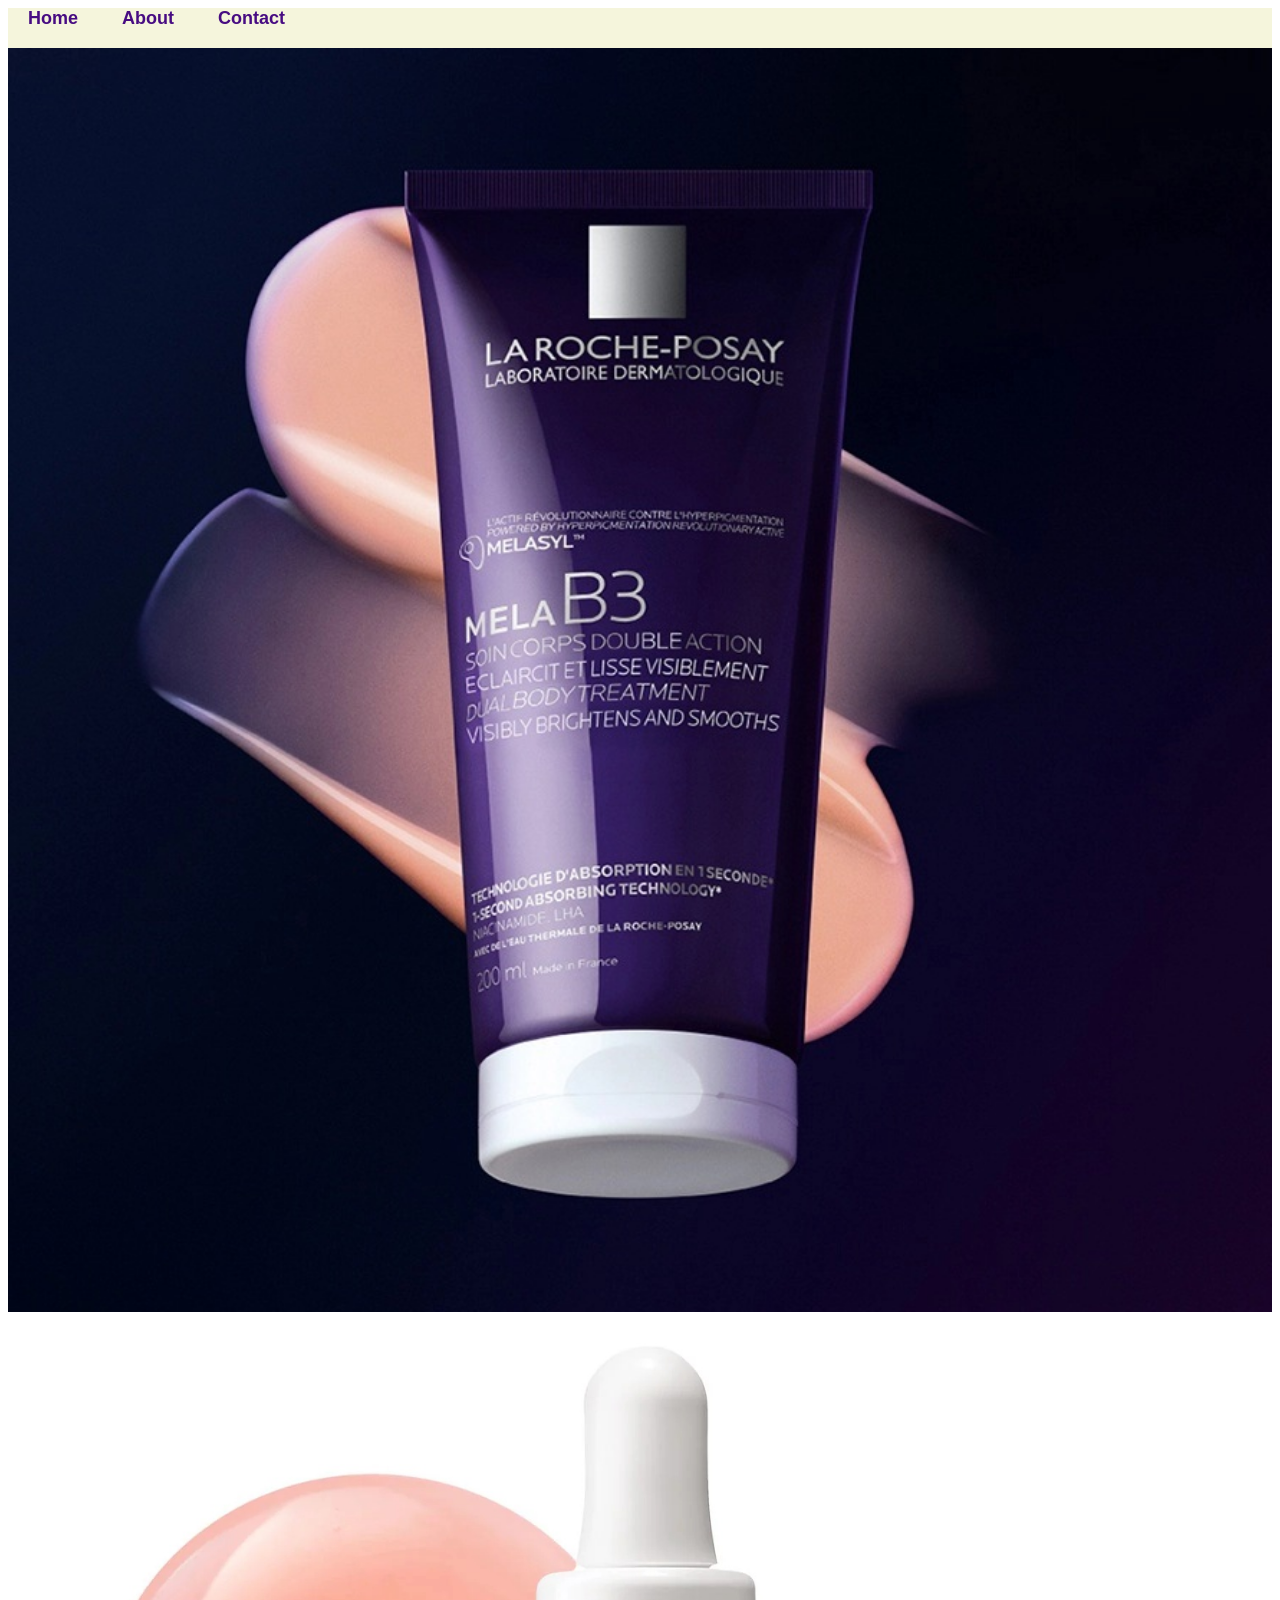
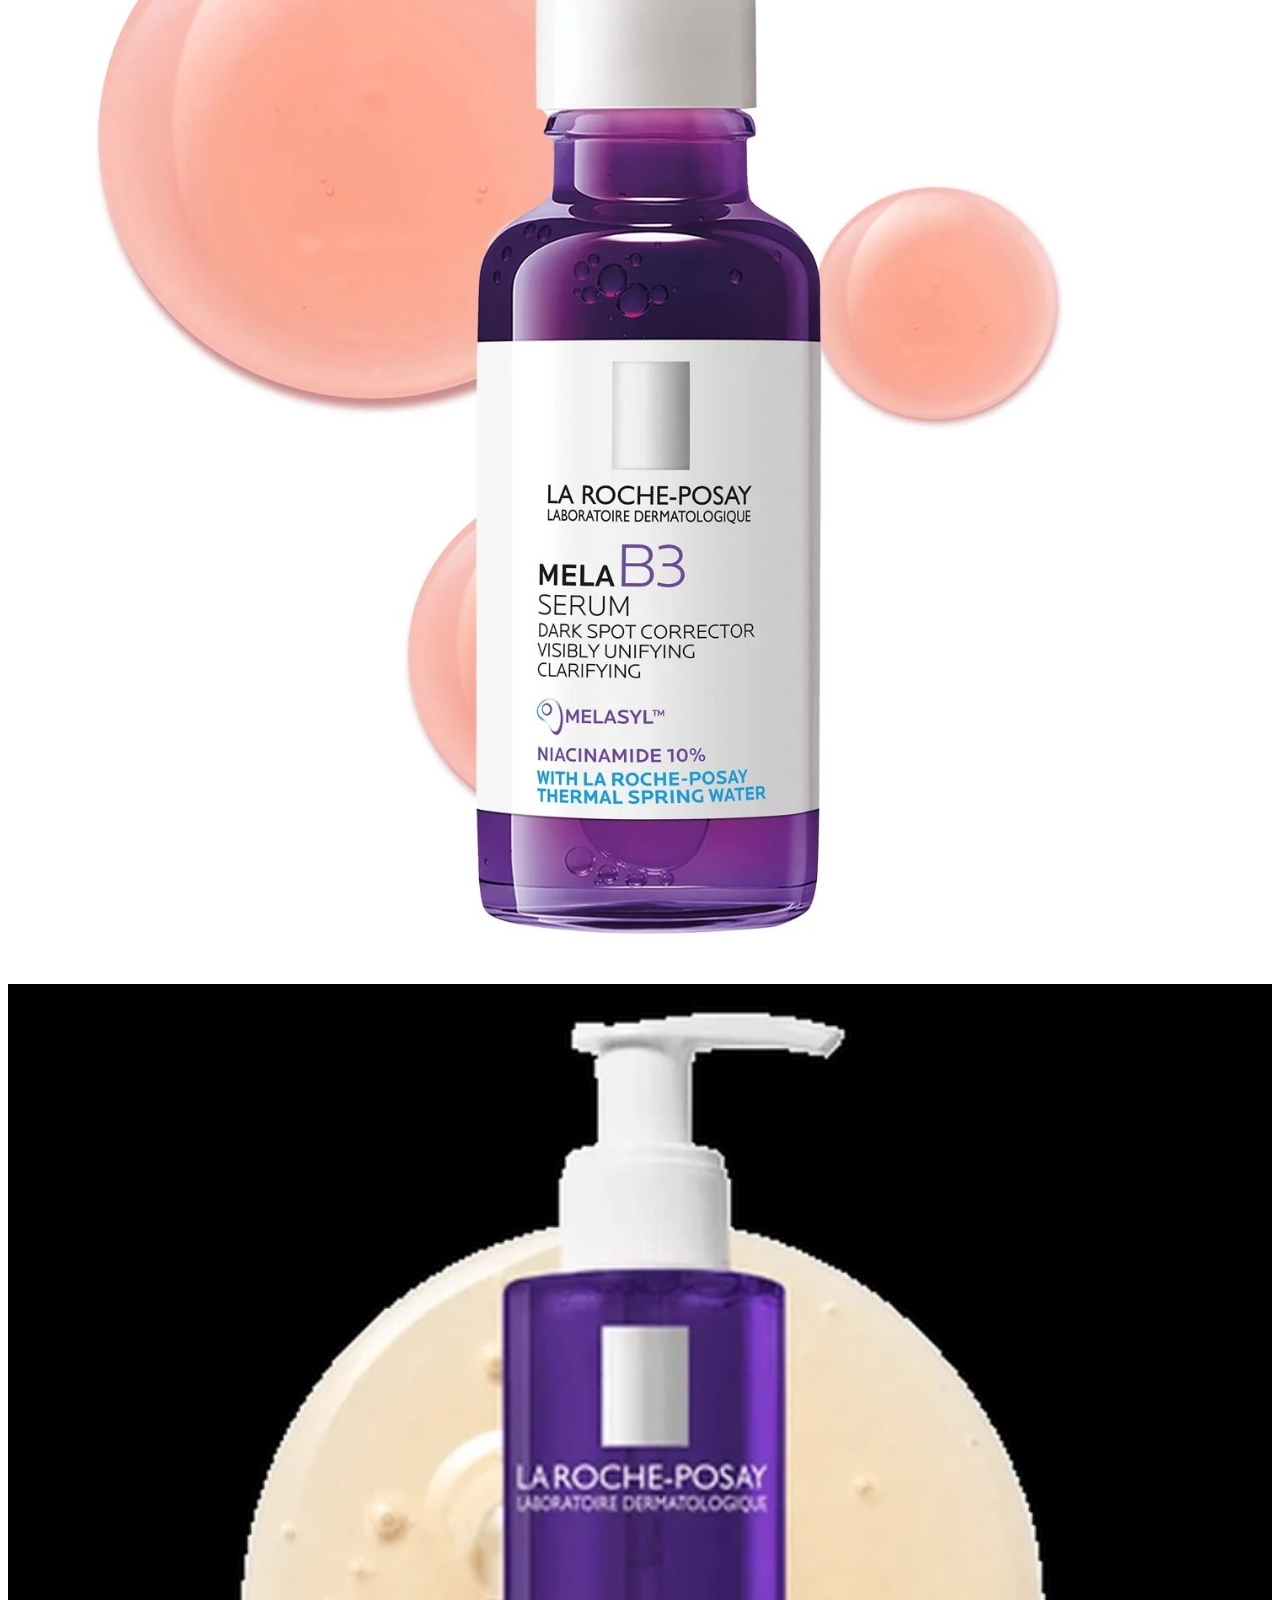
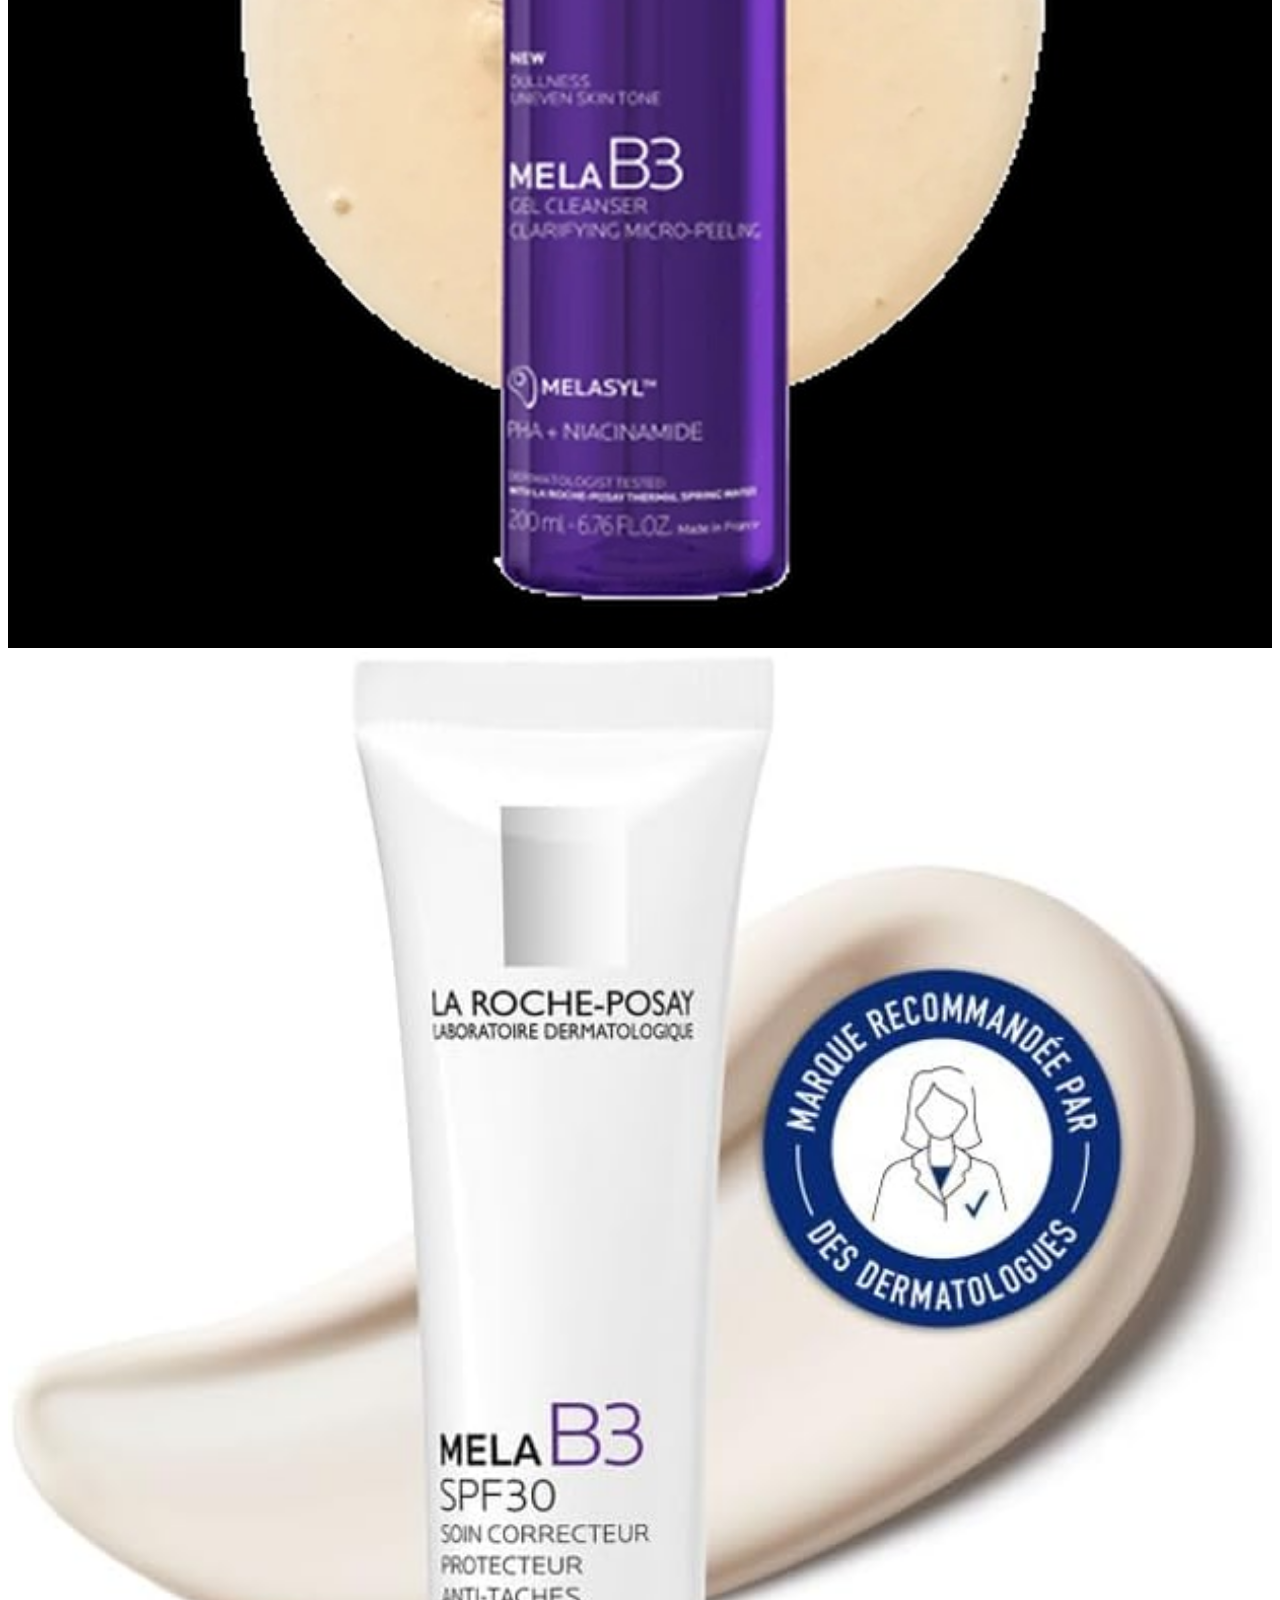
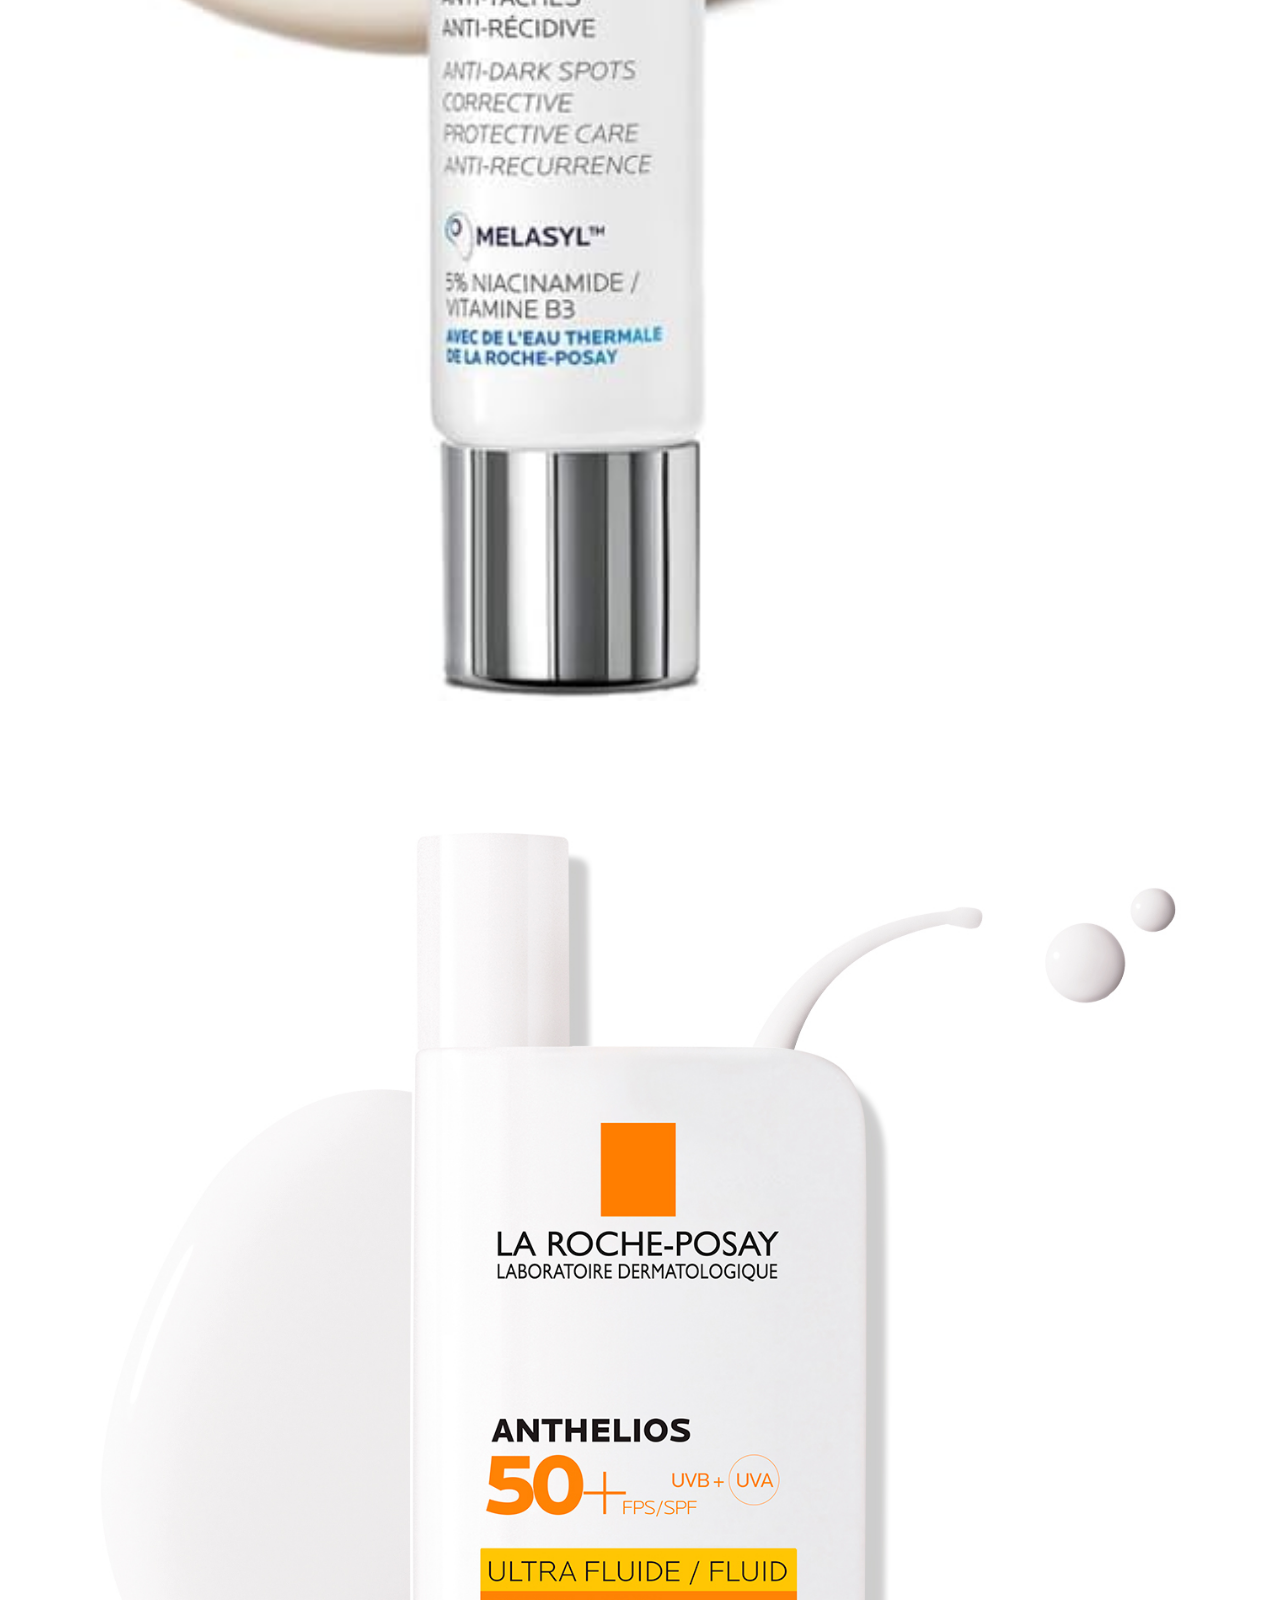
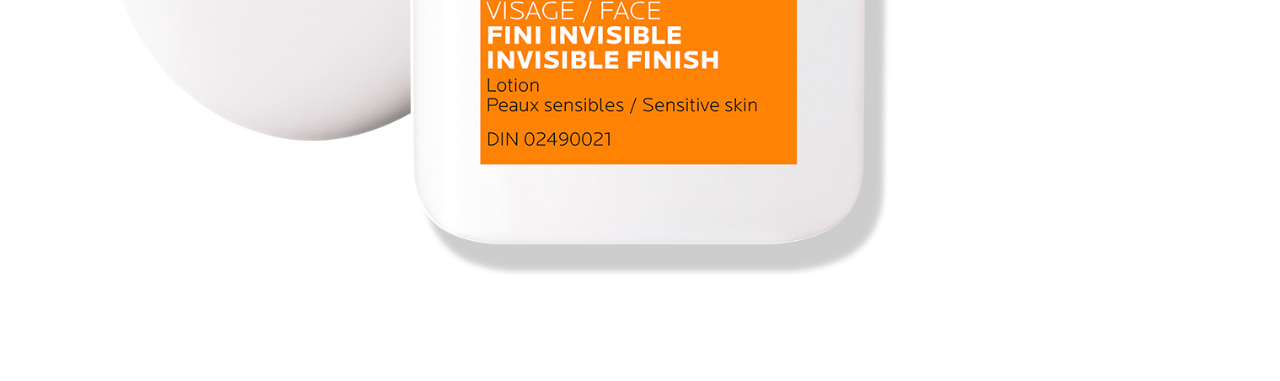
<file: index.html>
<!DOCTYPE html>
<html lang="en">
    <head>
        <meta charset="UTF-8" />
        <title>Title</title>
        <link rel="stylesheet" href="style.css" />
    </head>
    <body>
        <div id="menu">
        <a href="#">Home</a>
        <a href="about.html">About</a>
        <a href="contact.html">Contact</a>
        
        </div>
    <div class="gallery">
        <a href="body%20treatment.html"><img src="images/la%20roche%20posay%2001.jpg"/></a>
        <a href="serum.html"><img src="images/la%20roche%20posay%2002.jpg"/></a>
        <a href="cleanser.html"><img src="images/la%20roche%20posay%2003.jpg"/></a>
        <a href="spf30.html"><img src="images/la%20roche%20posay%2004.jpg"/></a>
        <a href="sunscreen.html"><img src="images/la%20roche%20posay%2005.jpg"/></a>
        </div>
    </body>
</html>
</file>
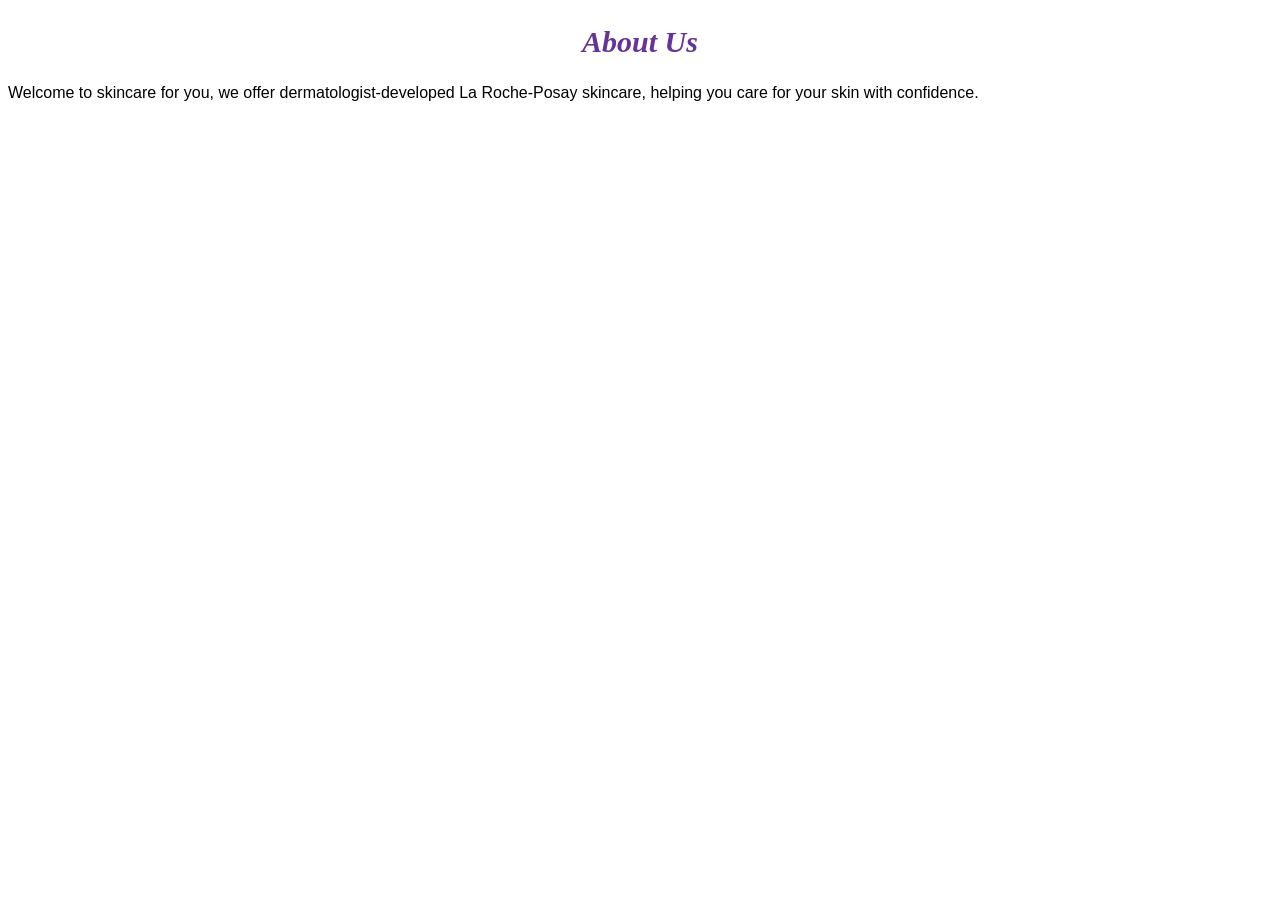
<file: about.html>
<!DOCTYPE html>
<html lang="en">
    <head>
        <meta charset="UTF-8" />
        <title>Title</title>
        <link rel="stylesheet" href="style.css" />
    </head>
    <body>
        
        <h2>About Us</h2>
    
        <p>Welcome to skincare for you, we offer dermatologist-developed La Roche-Posay skincare, helping you care for your skin with confidence.</p>
    </body>
</html>
</file>
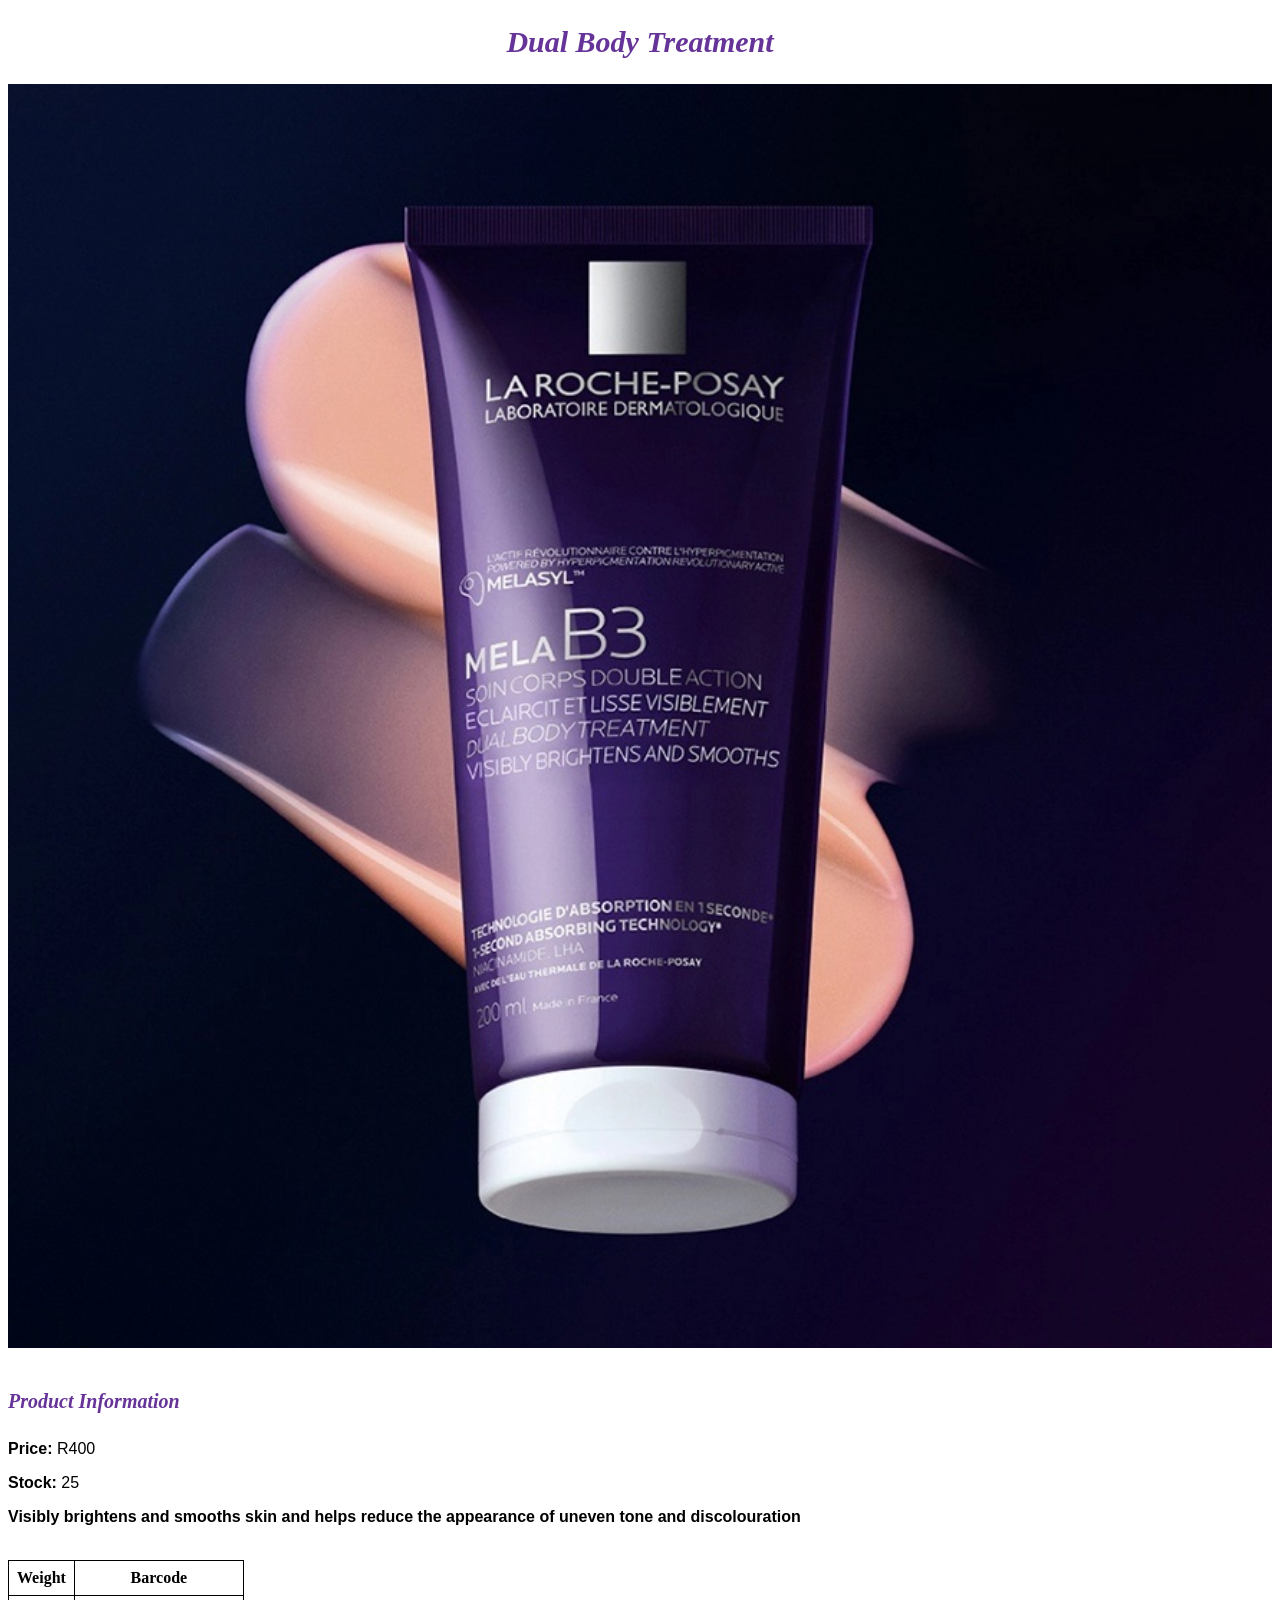
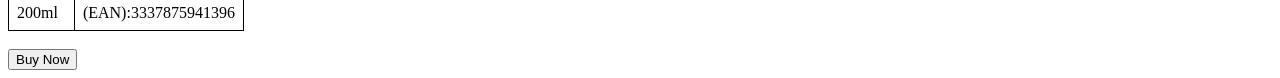
<file: body treatment.html>
<!DOCTYPE html>
<html lang="en">
    <head>
        <meta charset="UTF-8" />
        <title>Title</title>
        <link rel="stylesheet" href="style.css" />
    </head>
    <body>
        
        <h2>Dual Body Treatment</h2>
    <div class="gallery">
        <img src="images/la%20roche%20posay%2001.jpg"/>
        </div>
        <h4>Product Information</h4>
        <p><b>Price: </b> R400</p>
        <p><b>Stock:</b> 25</p>
        <p><b>Visibly brightens and smooths skin and helps reduce the appearance of
        uneven tone and discolouration</b></p>
        <br/>
         
        <table>
        <tr>
            <th>Weight</th>
            <th>Barcode</th>
            </tr>
            <tr>
            <td>200ml</td>
                <td>(EAN):3337875941396</td>
            </tr>
        </table>
        <br/>
        <button type="button" class="buy-btn">Buy Now</button>
    </body>
</html>
</file>
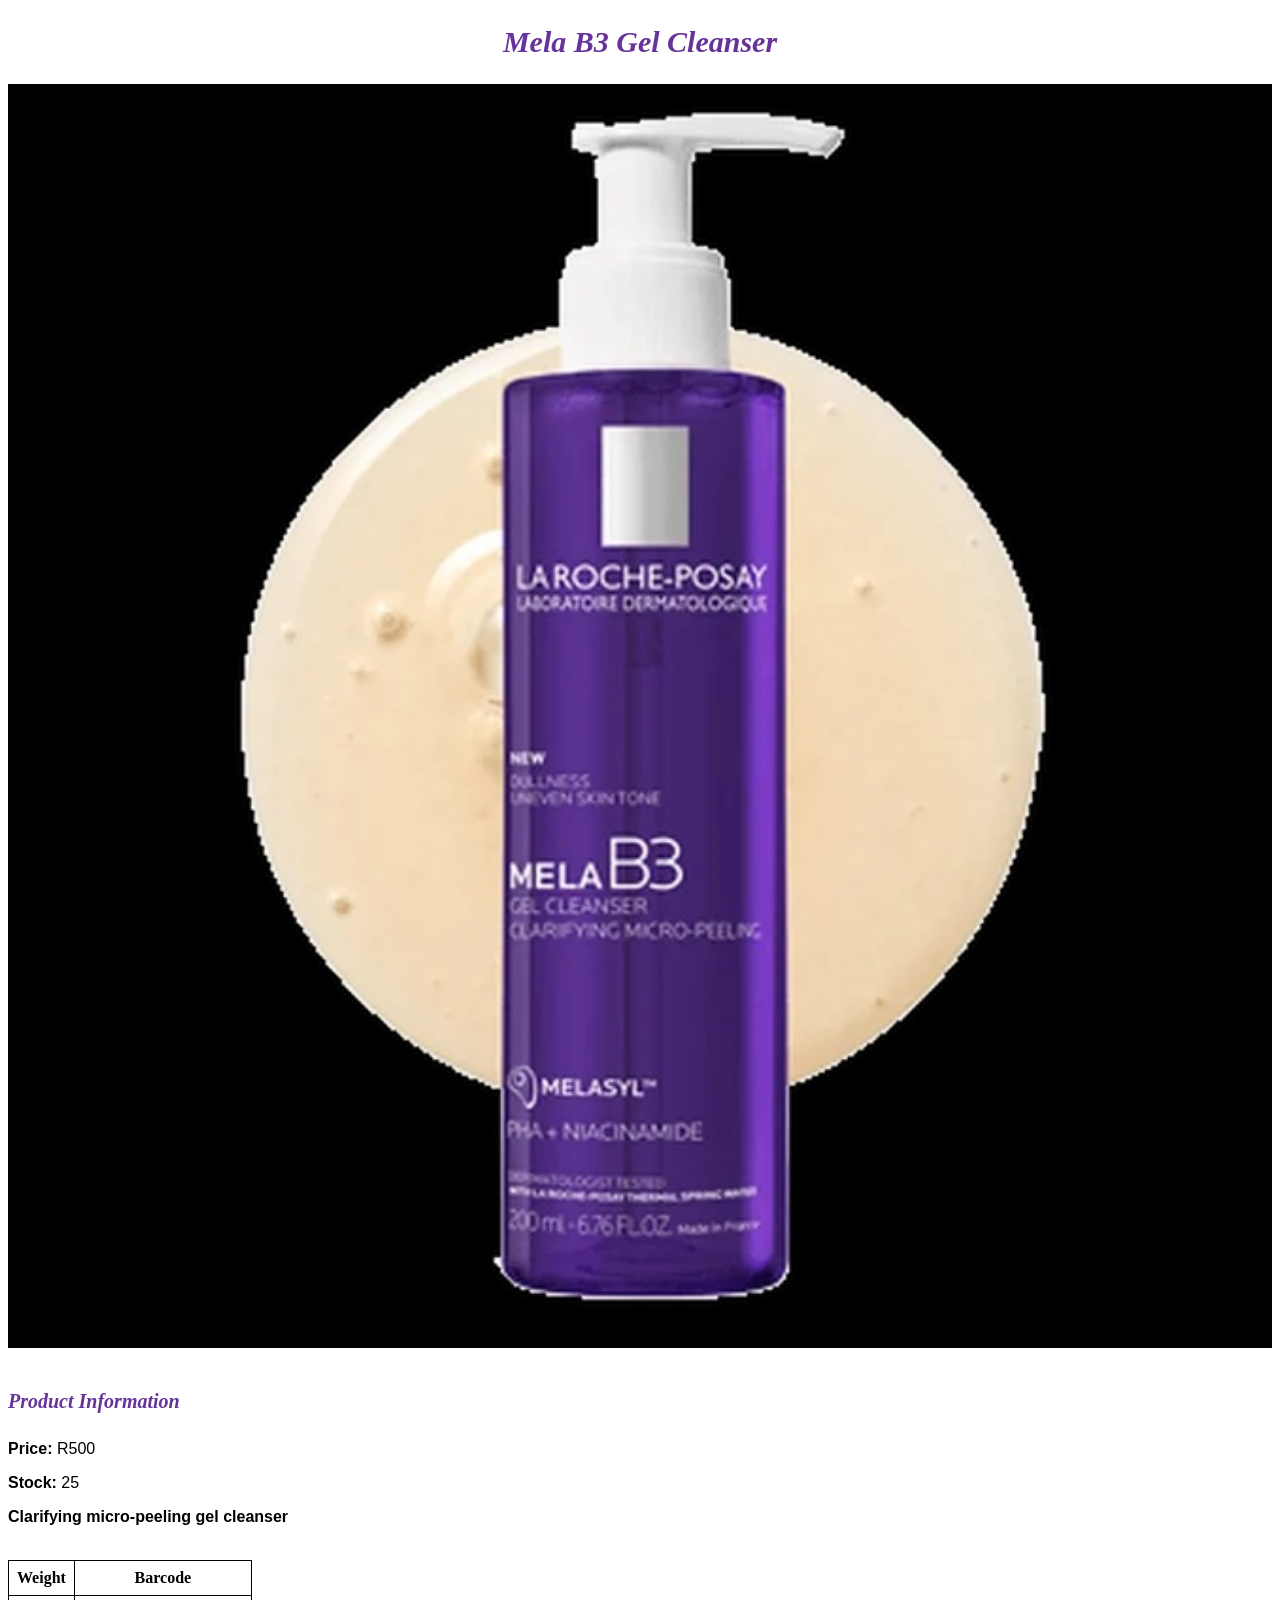
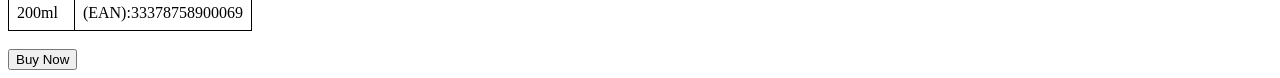
<file: cleanser.html>
<!DOCTYPE html>
<html lang="en">
    <head>
        <meta charset="UTF-8" />
        <title>Title</title>
        <link rel="stylesheet" href="style.css" />
    </head>
    <body>
        
        <h2>Mela B3 Gel Cleanser</h2>
    <div class="gallery">
        <img src="images/la%20roche%20posay%2003.jpg"/>
        </div>
        <h4>Product Information</h4>
        <p><b>Price: </b> R500</p>
        <p><b>Stock:</b> 25</p>
        <p><b>Clarifying micro-peeling gel cleanser</b></p>
        <br/>
         
        <table>
        <tr>
            <th>Weight</th>
            <th>Barcode</th>
            </tr>
            <tr>
            <td>200ml</td>
                <td>(EAN):33378758900069</td>
            </tr>
        </table>
        <br/>
        <button type="button" class="buy-btn">Buy Now</button>
    </body>
</html>
</file>
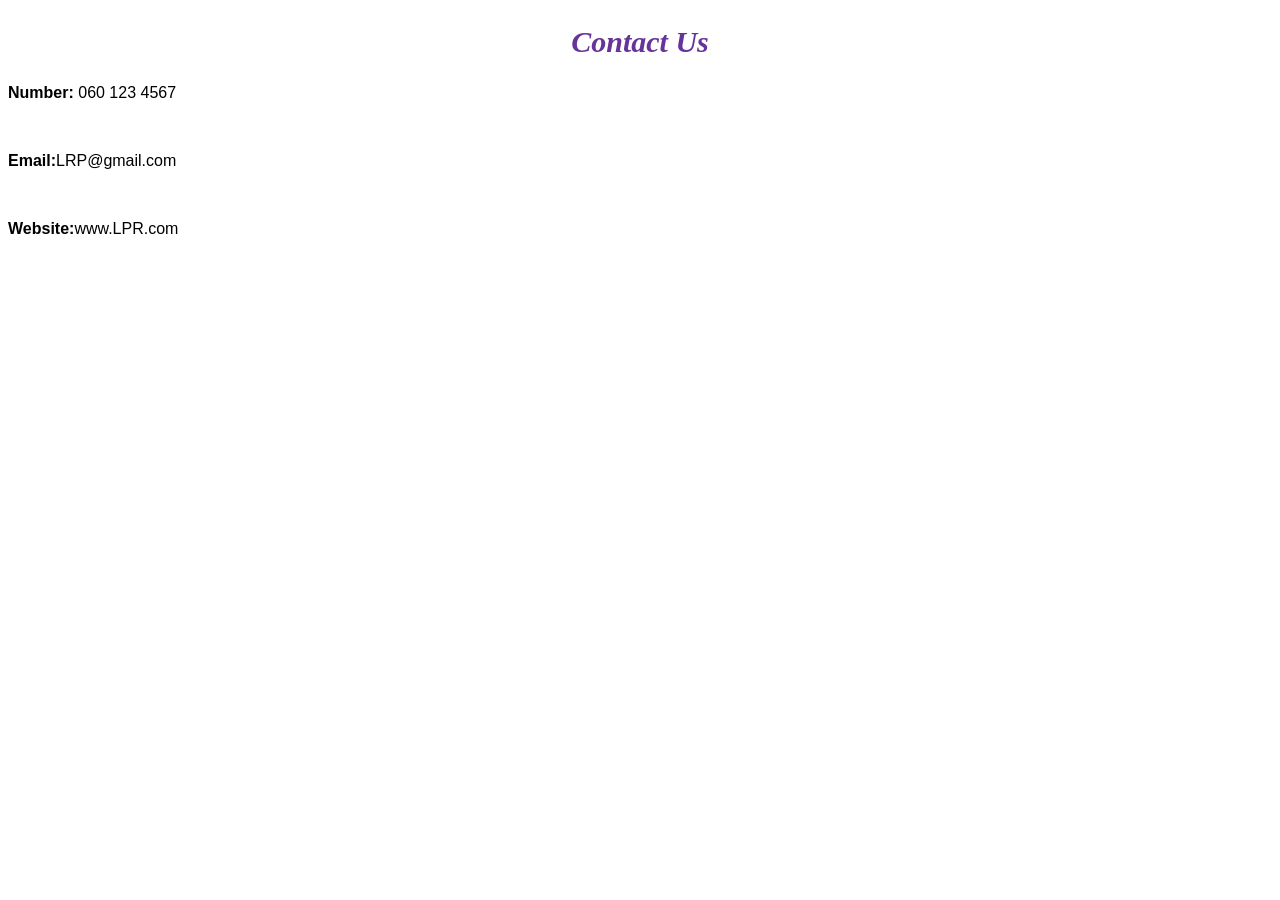
<file: contact.html>
<!DOCTYPE html>
<html lang="en">
    <head>
        <meta charset="UTF-8" />
        <title>Title</title>
        <link rel="stylesheet" href="style.css" />
    </head>
    <body>
        
        <h2>Contact Us</h2>
    
        <p><b>Number:</b> 060 123 4567</p>
        <br>
        <p><b>Email:</b>LRP@gmail.com</p>
        <br>
        <p><b>Website:</b>www.LPR.com</p>
    </body>
</html>
</file>
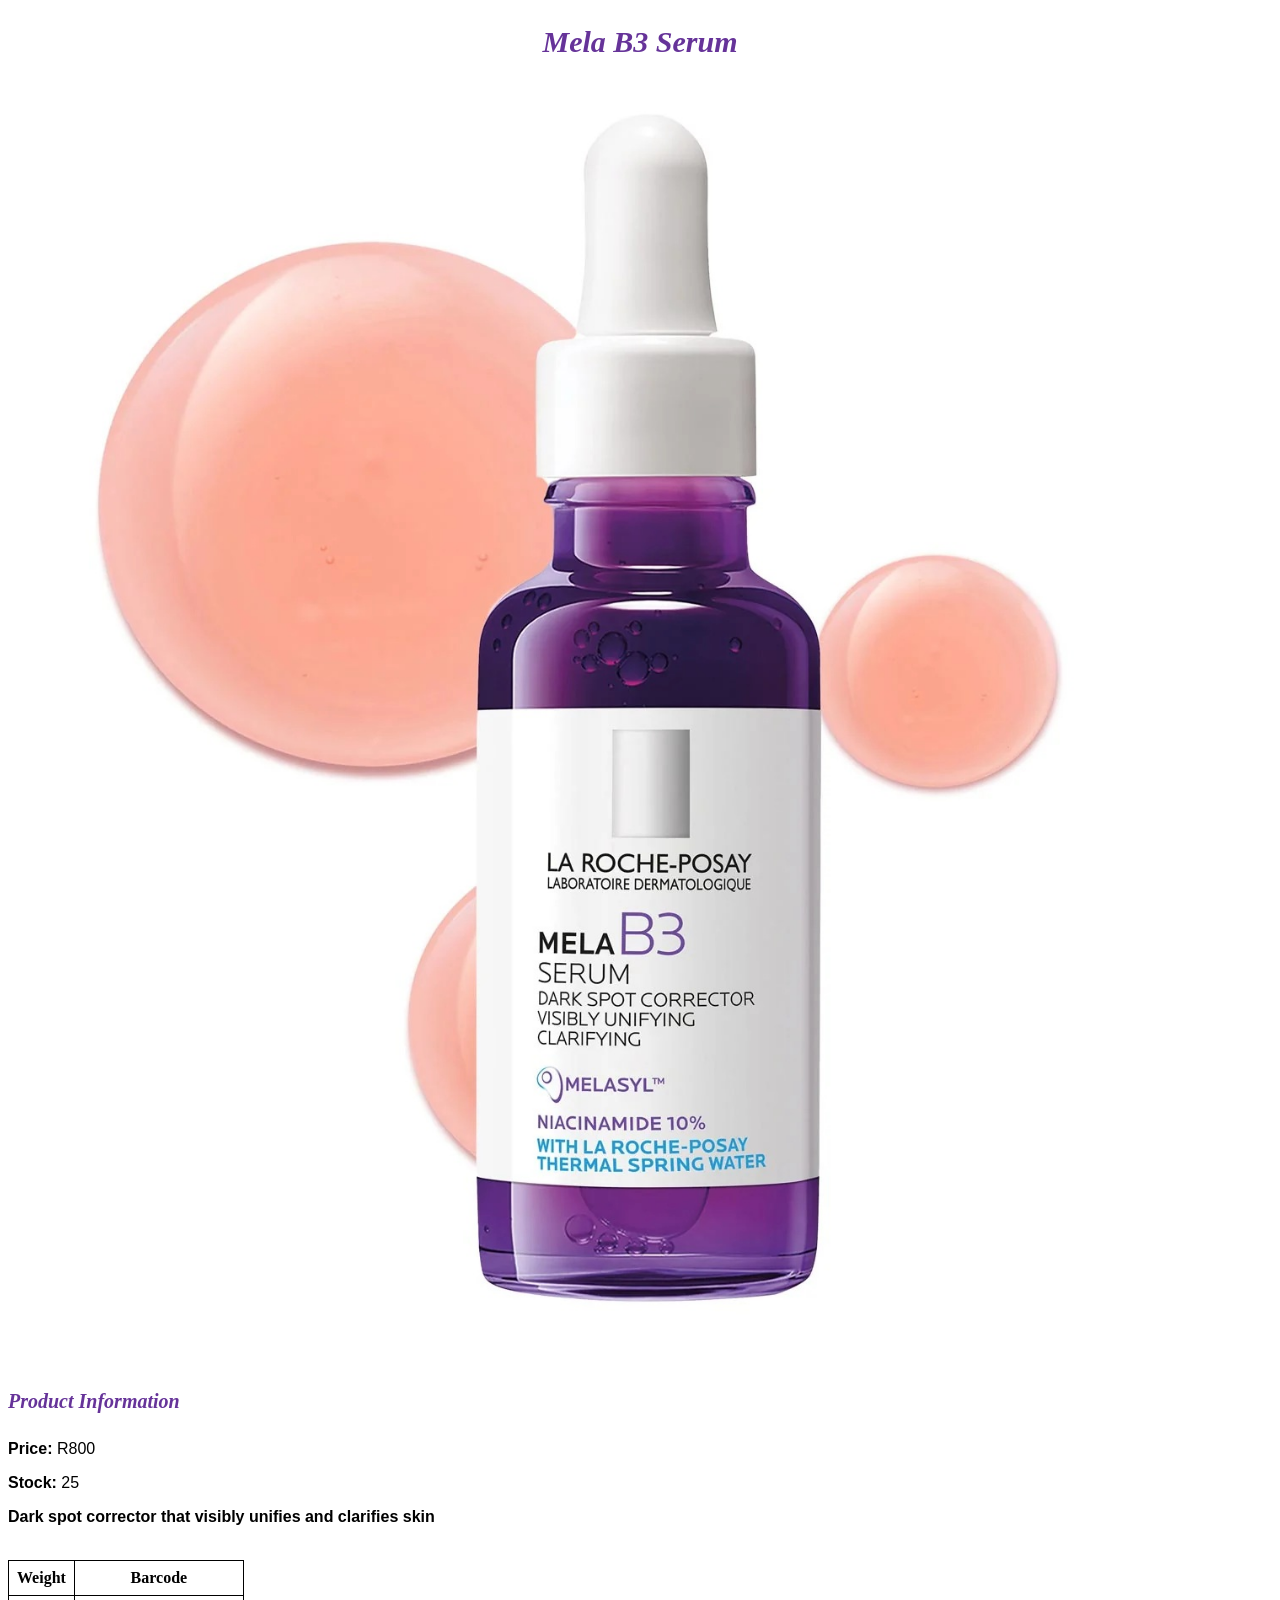
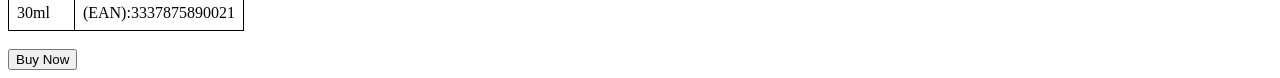
<file: serum.html>
<!DOCTYPE html>
<html lang="en">
    <head>
        <meta charset="UTF-8" />
        <title>Title</title>
        <link rel="stylesheet" href="style.css" />
    </head>
    <body>
        
        <h2>Mela B3 Serum</h2>
    <div class="gallery">
        <img src="images/la%20roche%20posay%2002.jpg"/>
        </div>
        <h4>Product Information</h4>
        <p><b>Price: </b> R800</p>
        <p><b>Stock:</b> 25</p>
        <p><b>Dark spot corrector that visibly unifies and clarifies skin</b></p>
        <br/>
         
        <table>
        <tr>
            <th>Weight</th>
            <th>Barcode</th>
            </tr>
            <tr>
            <td>30ml</td>
                <td>(EAN):3337875890021</td>
            </tr>
        </table>
        <br/>
        <button type="button" class="buy-btn">Buy Now</button>
    </body>
</html>
</file>
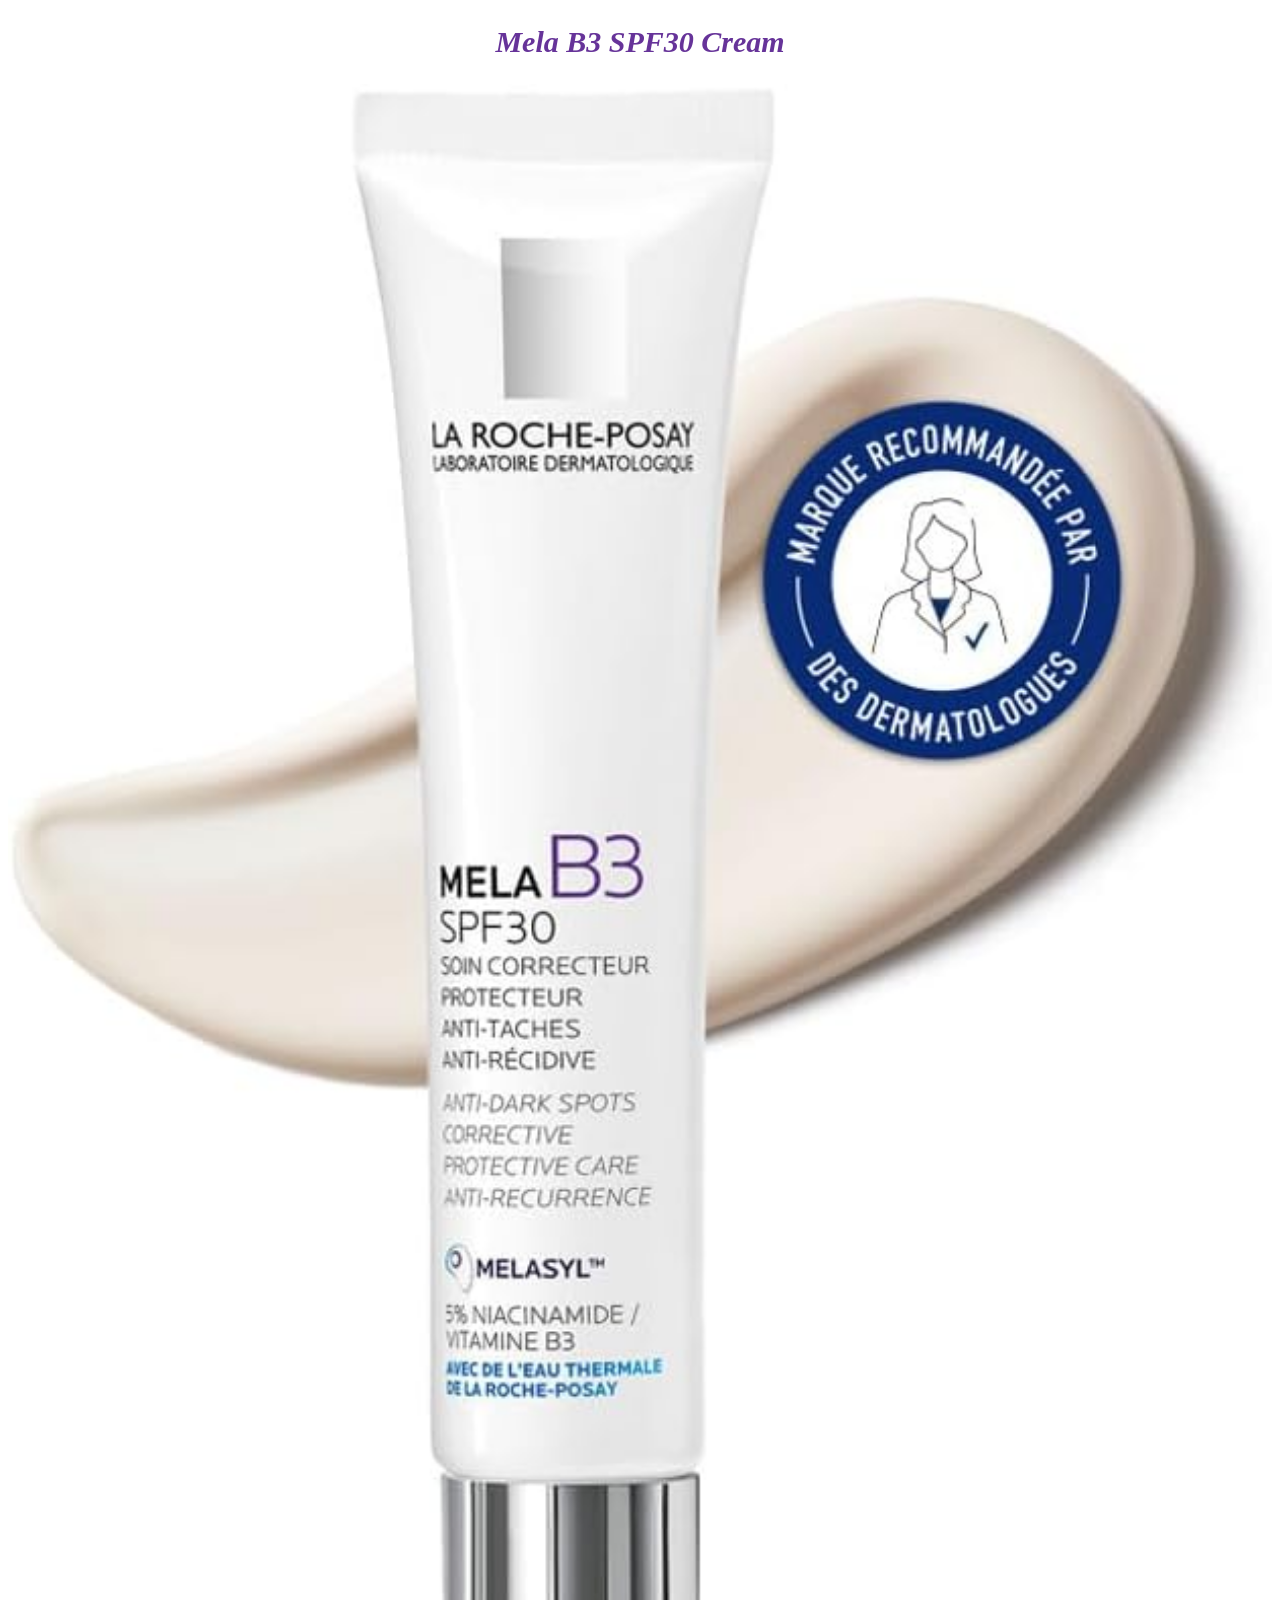
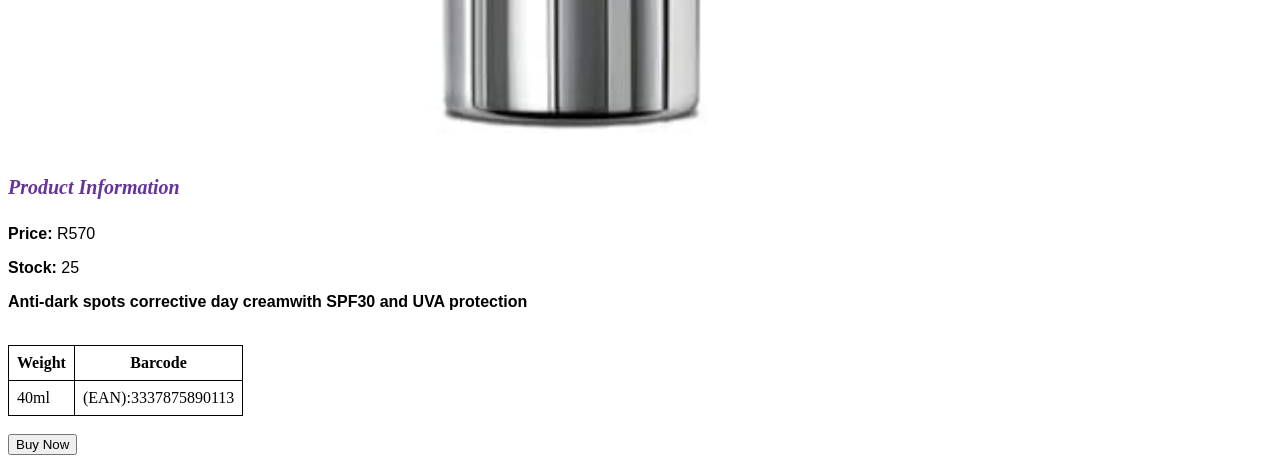
<file: spf30.html>
<!DOCTYPE html>
<html lang="en">
    <head>
        <meta charset="UTF-8" />
        <title>Title</title>
        <link rel="stylesheet" href="style.css" />
    </head>
    <body>
        
        <h2>Mela B3 SPF30 Cream</h2>
    <div class="gallery">
        <img src="images/la%20roche%20posay%2004.jpg"/>
        </div>
        <h4>Product Information</h4>
        <p><b>Price: </b> R570</p>
        <p><b>Stock:</b> 25</p>
        <p><b>Anti-dark spots corrective day creamwith SPF30 and UVA protection</b></p>
        <br/>
         
        <table>
        <tr>
            <th>Weight</th>
            <th>Barcode</th>
            </tr>
            <tr>
            <td>40ml</td>
                <td>(EAN):3337875890113</td>
            </tr>
        </table>
        <br/>
        <button type="button" class="buy-btn">Buy Now</button>
    </body>
</html>
</file>
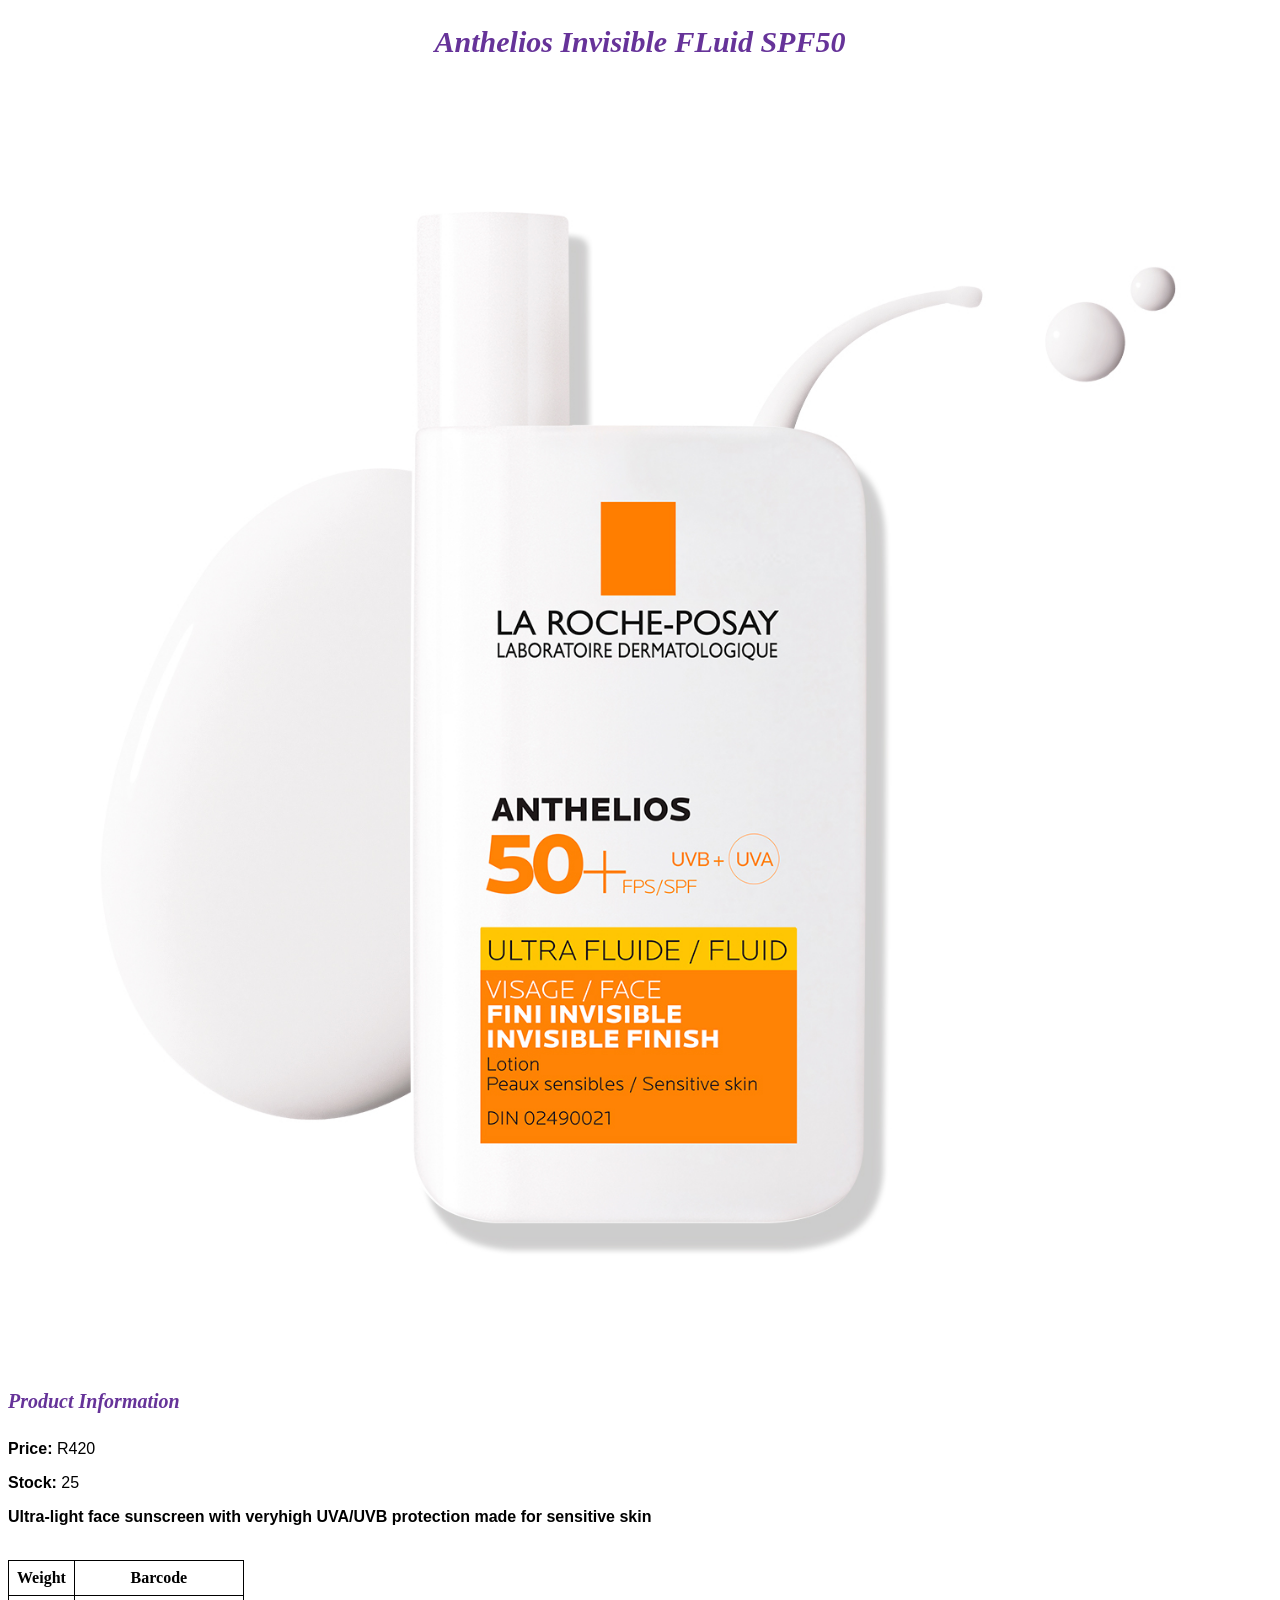
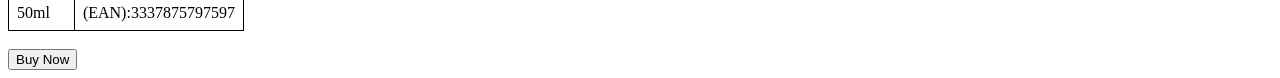
<file: sunscreen.html>
<!DOCTYPE html>
<html lang="en">
    <head>
        <meta charset="UTF-8" />
        <title>Title</title>
        <link rel="stylesheet" href="style.css" />
    </head>
    <body>
        
        <h2>Anthelios Invisible FLuid SPF50</h2>
    <div class="gallery">
        <img src="images/la%20roche%20posay%2005.jpg"/>
        </div>
        <h4>Product Information</h4>
        <p><b>Price: </b> R420</p>
        <p><b>Stock:</b> 25</p>
        <p><b>Ultra-light face sunscreen with veryhigh UVA/UVB protection made for sensitive skin</b></p>
        <br/>
         
        <table>
        <tr>
            <th>Weight</th>
            <th>Barcode</th>
            </tr>
            <tr>
            <td>50ml</td>
                <td>(EAN):3337875797597</td>
            </tr>
        </table>
        <br/>
        <button type="button" class="buy-btn">Buy Now</button>
    </body>
</html>
</file>
<file: style.css>
.gallery img{
    width: 100%;
}
table, th, td {
    border: 1px solid black;
    border-collapse: collapse;
}
th, td {
    padding: 8px;
}

h2{
    font-family: Impact, fantasy;
    text-align: center;
    font-size: 30px;
    color: rebeccapurple;
    font-style:italic;
}

h4{
    font-family: Impact, fantasy;
    font-size: 20px;
    font-style: italic;
    color:rebeccapurple;
    
    padding-top: 12px;
}

p{
    font-family: Helvetica, sans-serif;
}

#menu{
    width: 100%;
    height: 40px;
    background-color:beige;
}

#menu a{
    color: #470c82;
    font-family: Helvetica, sans-serif;
    font-size: 18px;
    text-decoration: none;
    font-weight: 800;
    
    padding-left: 20px;
    padding-right: 20px;
}

#menu a:hover{
    color: blueviolet;
}
</file>
